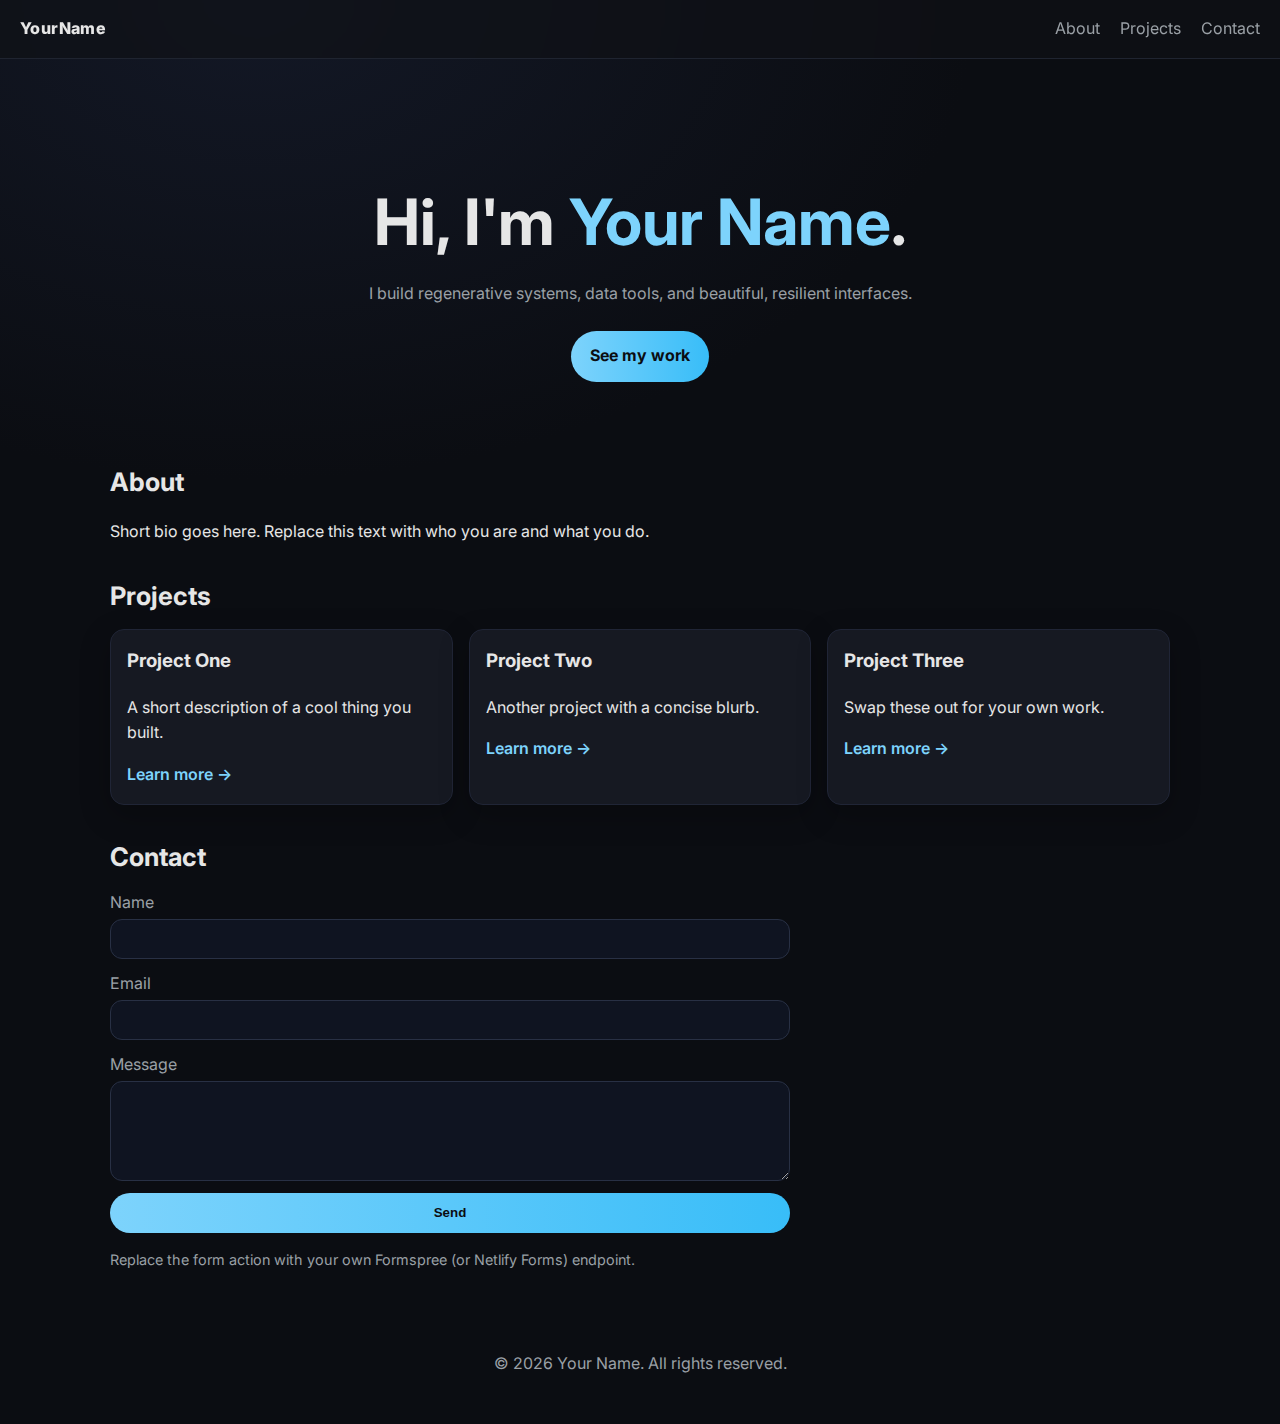
<file: static_website_starter/static_site_starter/index.html>
<!doctype html>
<html lang="en">
<head>
  <meta charset="utf-8">
  <meta name="viewport" content="width=device-width, initial-scale=1">
  <title>Your Name — Home</title>
  <meta name="description" content="Personal site / portfolio.">
  <link rel="preconnect" href="https://fonts.googleapis.com">
  <link rel="preconnect" href="https://fonts.gstatic.com" crossorigin>
  <link href="https://fonts.googleapis.com/css2?family=Inter:wght@300;400;600;800&display=swap" rel="stylesheet">
  <link rel="stylesheet" href="styles.css">
</head>
<body>
  <header class="site-header">
    <a class="logo" href="#">YourName</a>
    <button class="nav-toggle" aria-label="Toggle navigation" aria-expanded="false">☰</button>
    <nav class="site-nav" id="site-nav">
      <a href="#about">About</a>
      <a href="#projects">Projects</a>
      <a href="#contact">Contact</a>
    </nav>
  </header>

  <main>
    <section class="hero">
      <h1>Hi, I'm <span class="accent">Your Name</span>.</h1>
      <p>I build regenerative systems, data tools, and beautiful, resilient interfaces.</p>
      <a class="btn" href="#projects">See my work</a>
    </section>

    <section id="about" class="section">
      <h2>About</h2>
      <p>Short bio goes here. Replace this text with who you are and what you do.</p>
    </section>

    <section id="projects" class="section">
      <h2>Projects</h2>
      <div class="cards">
        <article class="card">
          <h3>Project One</h3>
          <p>A short description of a cool thing you built.</p>
          <a href="#" class="card-link">Learn more →</a>
        </article>
        <article class="card">
          <h3>Project Two</h3>
          <p>Another project with a concise blurb.</p>
          <a href="#" class="card-link">Learn more →</a>
        </article>
        <article class="card">
          <h3>Project Three</h3>
          <p>Swap these out for your own work.</p>
          <a href="#" class="card-link">Learn more →</a>
        </article>
      </div>
    </section>

    <section id="contact" class="section">
      <h2>Contact</h2>
      <form action="https://formspree.io/f/your-form-id" method="POST" class="contact-form">
        <label>
          Name
          <input type="text" name="name" required>
        </label>
        <label>
          Email
          <input type="email" name="email" required>
        </label>
        <label>
          Message
          <textarea name="message" rows="5" required></textarea>
        </label>
        <button type="submit" class="btn">Send</button>
      </form>
      <p class="small">Replace the form action with your own Formspree (or Netlify Forms) endpoint.</p>
    </section>
  </main>

  <footer class="site-footer">
    <p>© <span id="year"></span> Your Name. All rights reserved.</p>
  </footer>

  <script src="script.js"></script>
</body>
</html>
</file>
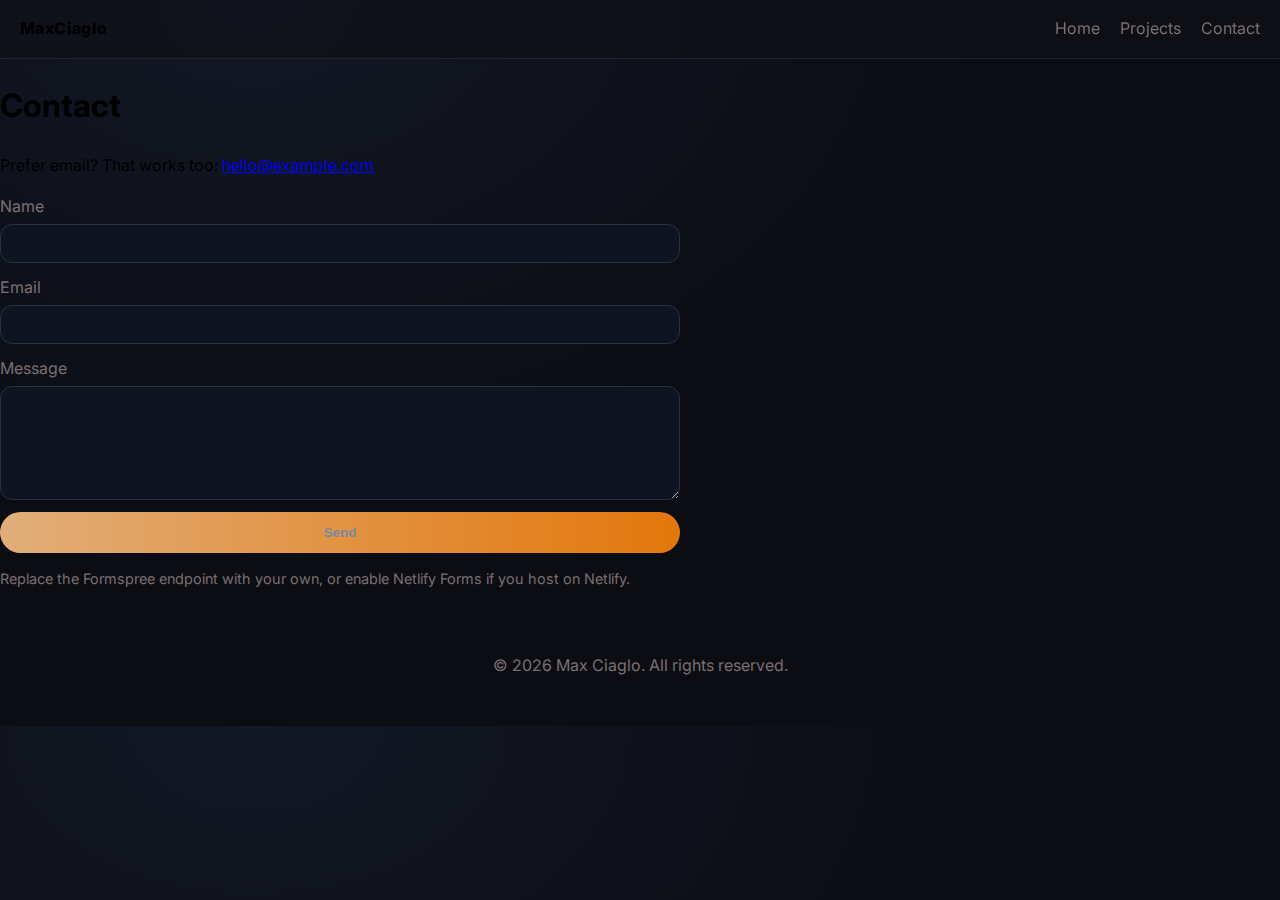
<file: contact.html>
<!doctype html>
<html lang="en">
<head>
  <meta charset="utf-8">
  <meta name="viewport" content="width=device-width, initial-scale=1">
  <title>Contact — Max Ciaglo</title>
  <meta name="description" content="Get in touch with Max.">
  <link rel="preconnect" href="https://fonts.googleapis.com">
  <link rel="preconnect" href="https://fonts.gstatic.com" crossorigin>
  <link href="https://fonts.googleapis.com/css2?family=Inter:wght@300;400;600;800&display=swap" rel="stylesheet">
  <link rel="stylesheet" href="styles.css">
</head>
<body>
  <header class="site-header">
    <a class="logo" href="index.html">MaxCiaglo</a>
    <button class="nav-toggle" aria-label="Toggle navigation" aria-expanded="false">☰</button>
    <nav class="site-nav" id="site-nav">
      <a href="index.html">Home</a>
      <a href="projects.html">Projects</a>
      <a href="contact.html">Contact</a>
    </nav>
  </header>

  <main>
    <section class="section">
      <h1>Contact</h1>
      <p class="muted">Prefer email? That works too: <a href="mailto:hello@example.com">hello@example.com</a></p>

      <form action="https://formspree.io/f/your-form-id" method="POST" class="contact-form">
        <!-- simple honeypot -->
        <input type="text" name="_gotcha" style="display:none" tabindex="-1" autocomplete="off">
        <label>Name
          <input type="text" name="name" required>
        </label>
        <label>Email
          <input type="email" name="email" required>
        </label>
        <label>Message
          <textarea name="message" rows="6" required></textarea>
        </label>
        <button type="submit" class="btn">Send</button>
      </form>

      <p class="small">Replace the Formspree endpoint with your own, or enable Netlify Forms if you host on Netlify.</p>
    </section>
  </main>

  <footer class="site-footer">
    <p>© <span id="year"></span> Max Ciaglo. All rights reserved.</p>
  </footer>

  <script src="script.js"></script>
</body>
</html>
</file>
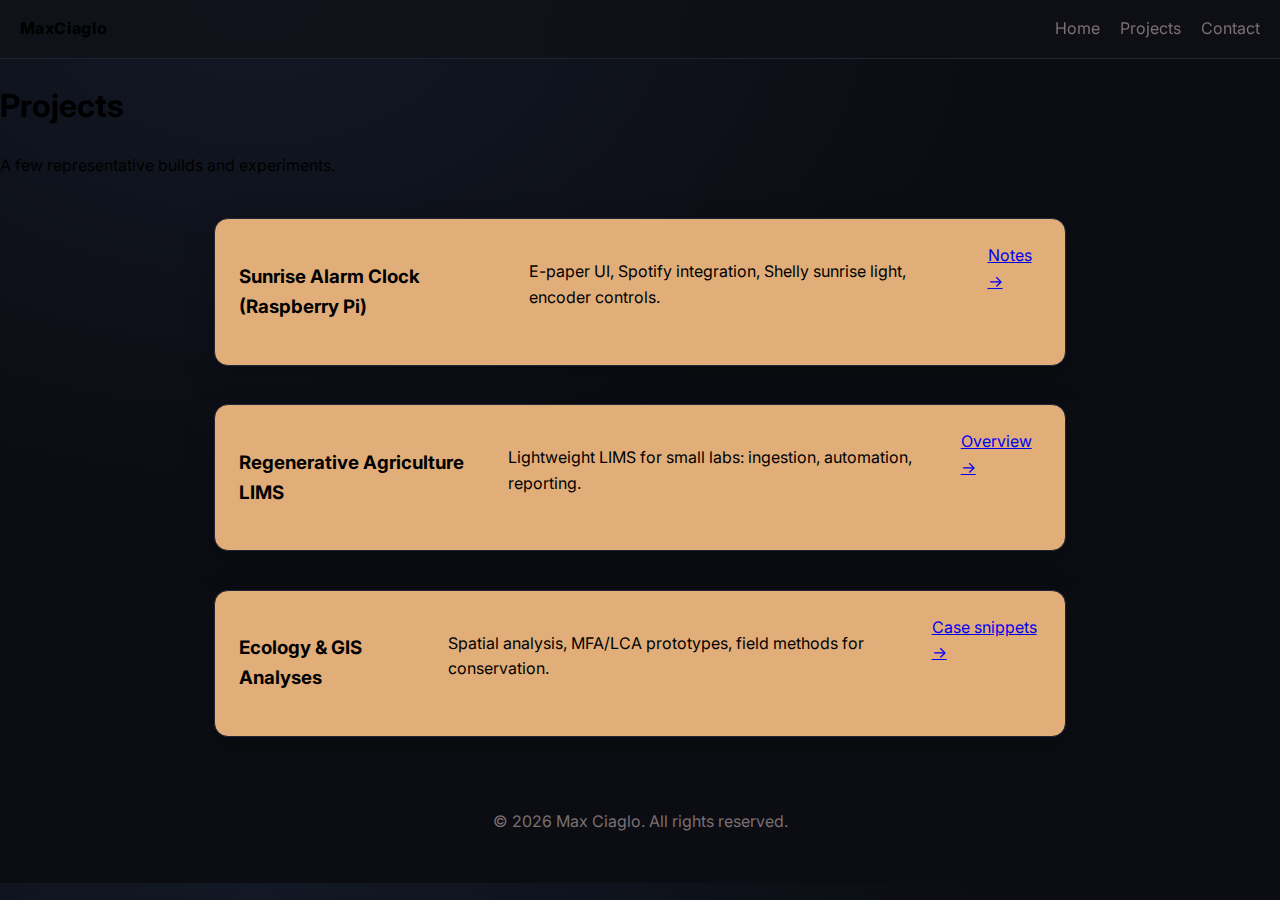
<file: projects.html>
<!doctype html>
<html lang="en">
<head>
  <meta charset="utf-8">
  <meta name="viewport" content="width=device-width, initial-scale=1">
  <title>Projects — Max Ciaglo</title>
  <meta name="description" content="Selected projects and case snippets.">
  <link rel="preconnect" href="https://fonts.googleapis.com">
  <link rel="preconnect" href="https://fonts.gstatic.com" crossorigin>
  <link href="https://fonts.googleapis.com/css2?family=Inter:wght@300;400;600;800&display=swap" rel="stylesheet">
  <link rel="stylesheet" href="styles.css">
</head>
<body>
  <header class="site-header">
    <a class="logo" href="index.html">MaxCiaglo</a>
    <button class="nav-toggle" aria-label="Toggle navigation" aria-expanded="false">☰</button>
    <nav class="site-nav" id="site-nav">
      <a href="index.html">Home</a>
      <a href="projects.html">Projects</a>
      <a href="contact.html">Contact</a>
    </nav>
  </header>

  <main>
    <section class="section">
      <h1>Projects</h1>
      <p class="muted">A few representative builds and experiments.</p>

      <div class="cards">
        <article class="card">
          <h3>Sunrise Alarm Clock (Raspberry Pi)</h3>
          <p>E-paper UI, Spotify integration, Shelly sunrise light, encoder controls.</p>
          <a href="#" class="card-link">Notes →</a>
        </article>
        <article class="card">
          <h3>Regenerative Agriculture LIMS</h3>
          <p>Lightweight LIMS for small labs: ingestion, automation, reporting.</p>
          <a href="#" class="card-link">Overview →</a>
        </article>
        <article class="card">
          <h3>Ecology & GIS Analyses</h3>
          <p>Spatial analysis, MFA/LCA prototypes, field methods for conservation.</p>
          <a href="#" class="card-link">Case snippets →</a>
        </article>
      </div>
    </section>
  </main>

  <footer class="site-footer">
    <p>© <span id="year"></span> Max Ciaglo. All rights reserved.</p>
  </footer>

  <script src="script.js"></script>
</body>
</html>
</file>
<file: static_website_starter/static_site_starter/styles.css>
:root{
  --bg: #0f1115;
  --panel: #161922;
  --text: #e6e6e6;
  --muted: #9aa0a6;
  --accent: #7dd3fc;
  --accent-strong: #38bdf8;
  --radius: 14px;
}

*{box-sizing:border-box}
html,body{margin:0;padding:0}
body{
  font-family: Inter, system-ui, -apple-system, Segoe UI, Roboto, Helvetica, Arial, "Apple Color Emoji","Segoe UI Emoji", "Segoe UI Symbol";
  background: radial-gradient(1200px 800px at 20% 0%, #131826, #0b0d12 60%);
  color: var(--text);
  line-height:1.6;
}

.site-header{
  display:flex; align-items:center; justify-content:space-between;
  gap:1rem; padding:1rem 1.25rem; position:sticky; top:0; z-index:10;
  background: rgba(15,17,21,0.65); backdrop-filter: blur(8px); border-bottom:1px solid #1f2430;
}
.logo{font-weight:800; letter-spacing:0.4px; text-decoration:none; color:var(--text)}
.nav-toggle{display:none; background:none; border:1px solid #2a3040; color:var(--text); padding:.4rem .6rem; border-radius:10px}
.site-nav a{color:var(--muted); text-decoration:none; margin-left:1rem}
.site-nav a:hover{color:var(--text)}

.hero{
  padding: 7rem 1.25rem 3rem; text-align:center; max-width:1000px; margin:0 auto;
}
.hero h1{font-size: clamp(2rem, 4vw + 1rem, 4rem); margin:0 0 .5rem}
.hero p{color:var(--muted); margin:0 0 1.5rem}
.btn{
  display:inline-block; background:linear-gradient(90deg,var(--accent),var(--accent-strong));
  color:#0b0d12; font-weight:700; padding:.8rem 1.2rem; border-radius:999px; text-decoration:none; border:none; cursor:pointer;
}

.section{max-width:1100px; margin:2rem auto; padding:0 1.25rem}
.section h2{font-size:1.6rem; margin-bottom:.75rem}

.cards{display:grid; grid-template-columns:repeat(auto-fit, minmax(250px,1fr)); gap:1rem}
.card{
  background: var(--panel); padding:1rem; border-radius: var(--radius);
  border:1px solid #202536; box-shadow: 0 10px 30px rgba(0,0,0,.25);
}
.card h3{margin-top:0}
.card-link{color:var(--accent); text-decoration:none; font-weight:600}
.card-link:hover{color:var(--accent-strong)}

.contact-form{display:grid; gap:.75rem; max-width:680px}
.contact-form input, .contact-form textarea{
  width:100%; padding:.7rem .9rem; border-radius:12px; border:1px solid #283044; background:#0f1421; color:var(--text);
}
.contact-form label{display:grid; gap:.25rem; color:var(--muted)}
.small{color:var(--muted); font-size:.9rem}

.site-footer{padding:2rem 1.25rem; text-align:center; color:var(--muted)}

@media (max-width: 800px){
  .nav-toggle{display:block}
  .site-nav{display:none}
  .site-nav.open{display:flex; gap:1rem}
}
.accent{color: var(--accent)}
</file>
<file: styles.css>
:root {
  --bg: #faf6f1;
  --panel: #e1ae7a;
  --text: #000000;
  --muted: #7b6f72;
  --accent: #e1ae7a;        /* amber */
  --accent-strong: #e3770b; /* deep amber */
  --radius: 14px;
}

* { box-sizing: border-box; }
html, body { margin: 0; padding: 0; }

body {
  font-family: Inter, system-ui, -apple-system, Segoe UI, Roboto, Helvetica, Arial;
  background: radial-gradient(1200px 800px at 20% 0%, #131826, #0b0d12 60%);
  color: var(--text);
  line-height: 1.6;
}

/* ----- Header / Navigation ----- */
.site-header {
  display: flex;
  align-items: center;
  justify-content: space-between;
  gap: 1rem;
  padding: 1rem 1.25rem;
  position: sticky;
  top: 0;
  z-index: 10;
  background: rgba(15,17,21,0.65);
  backdrop-filter: blur(8px);
  border-bottom: 1px solid #1f2430;
}

.logo {
  font-weight: 800;
  letter-spacing: 0.4px;
  text-decoration: none;
  color: var(--text);
}

.nav-toggle {
  display: none;
  background: none;
  border: 1px solid #2a3040;
  color: var(--text);
  padding: .4rem .6rem;
  border-radius: 10px;
}

.site-nav a {
  color: var(--muted);
  text-decoration: none;
  margin-left: 1rem;
}
.site-nav a:hover { color: var(--text); }

/* ----- Hero section ----- */
.hero {
  padding: 7rem 1.25rem 3rem;
  text-align: center;
  max-width: 1000px;
  margin: 0 auto;
}
.hero h1 {
  font-size: clamp(2rem, 4vw + 1rem, 4rem);
  margin: 0 0 .5rem;
}
.hero p {
  color: var(--muted);
  margin: 0 0 1.5rem;
}
.btn {
  display: inline-block;
  background: linear-gradient(90deg, var(--accent), var(--accent-strong));
  color: #7889a3;
  font-weight: 700;
  padding: .8rem 1.2rem;
  border-radius: 999px;
  text-decoration: none;
  border: none;
  cursor: pointer;
}

.cards {
  display: flex;
  flex-direction: column;  /* stack cards vertically */
  gap: clamp(20px, 3vw, 40px);
  padding: clamp(8px, 2vw, 24px);
  max-width: 900px;
  margin: 0 auto; /* center cards on page */
}

/* ----- Individual card ----- */
.card {
  display: flex;
  flex-direction: row; /* image + title left, text right */
  align-items: flex-start;
  background: var(--panel);
  padding: 1.5rem;
  border-radius: var(--radius);
  border: 1px solid #202536;
  box-shadow: 0 10px 30px rgba(0, 0, 0, 0.25);
  gap: 1.5rem;
}

/* Left side: image + title */
.card-left {
  display: flex;
  flex-direction: column;
  max-width: 220px;
  flex-shrink: 0;
}

.card-left img {
  width: 100%;
  height: auto;
  border-radius: 10px;
  margin-bottom: 0.6rem;
}

.card-left h3 {
  margin: 0;
  font-size: 1.3rem;
  color: var(--text);
}

/* Right side: paragraph text */
.card-right {
  flex: 1;
}

.card-right p {
  margin: 0;
  color: var(--muted);
  line-height: 1.6;
}

/* ----- Responsive adjustments ----- */
@media (max-width: 700px) {
  .card {
    flex-direction: column;
    text-align: center;
    align-items: center;
  }
  .card-left {
    max-width: 100%;
    align-items: center;
  }
  .card-right {
    margin-top: 1rem;
  }
}

/* ----- Contact form ----- */
.contact-form {
  display: grid;
  gap: .75rem;
  max-width: 680px;
}
.contact-form input,
.contact-form textarea {
  width: 100%;
  padding: .7rem .9rem;
  border-radius: 12px;
  border: 1px solid #283044;
  background: #0f1421;
  color: var(--text);
}
.contact-form label {
  display: grid;
  gap: .25rem;
  color: var(--muted);
}
.small { color: var(--muted); font-size: .9rem; }

/* ----- Footer ----- */
.site-footer {
  padding: 2rem 1.25rem;
  text-align: center;
  color: var(--muted);
}

/* ----- Mobile nav ----- */
@media (max-width: 800px) {
  .nav-toggle { display: block; }
  .site-nav { display: none; }
  .site-nav.open {
    display: flex;
    flex-direction: column;
    gap: 1rem;
  }
}
</file>
